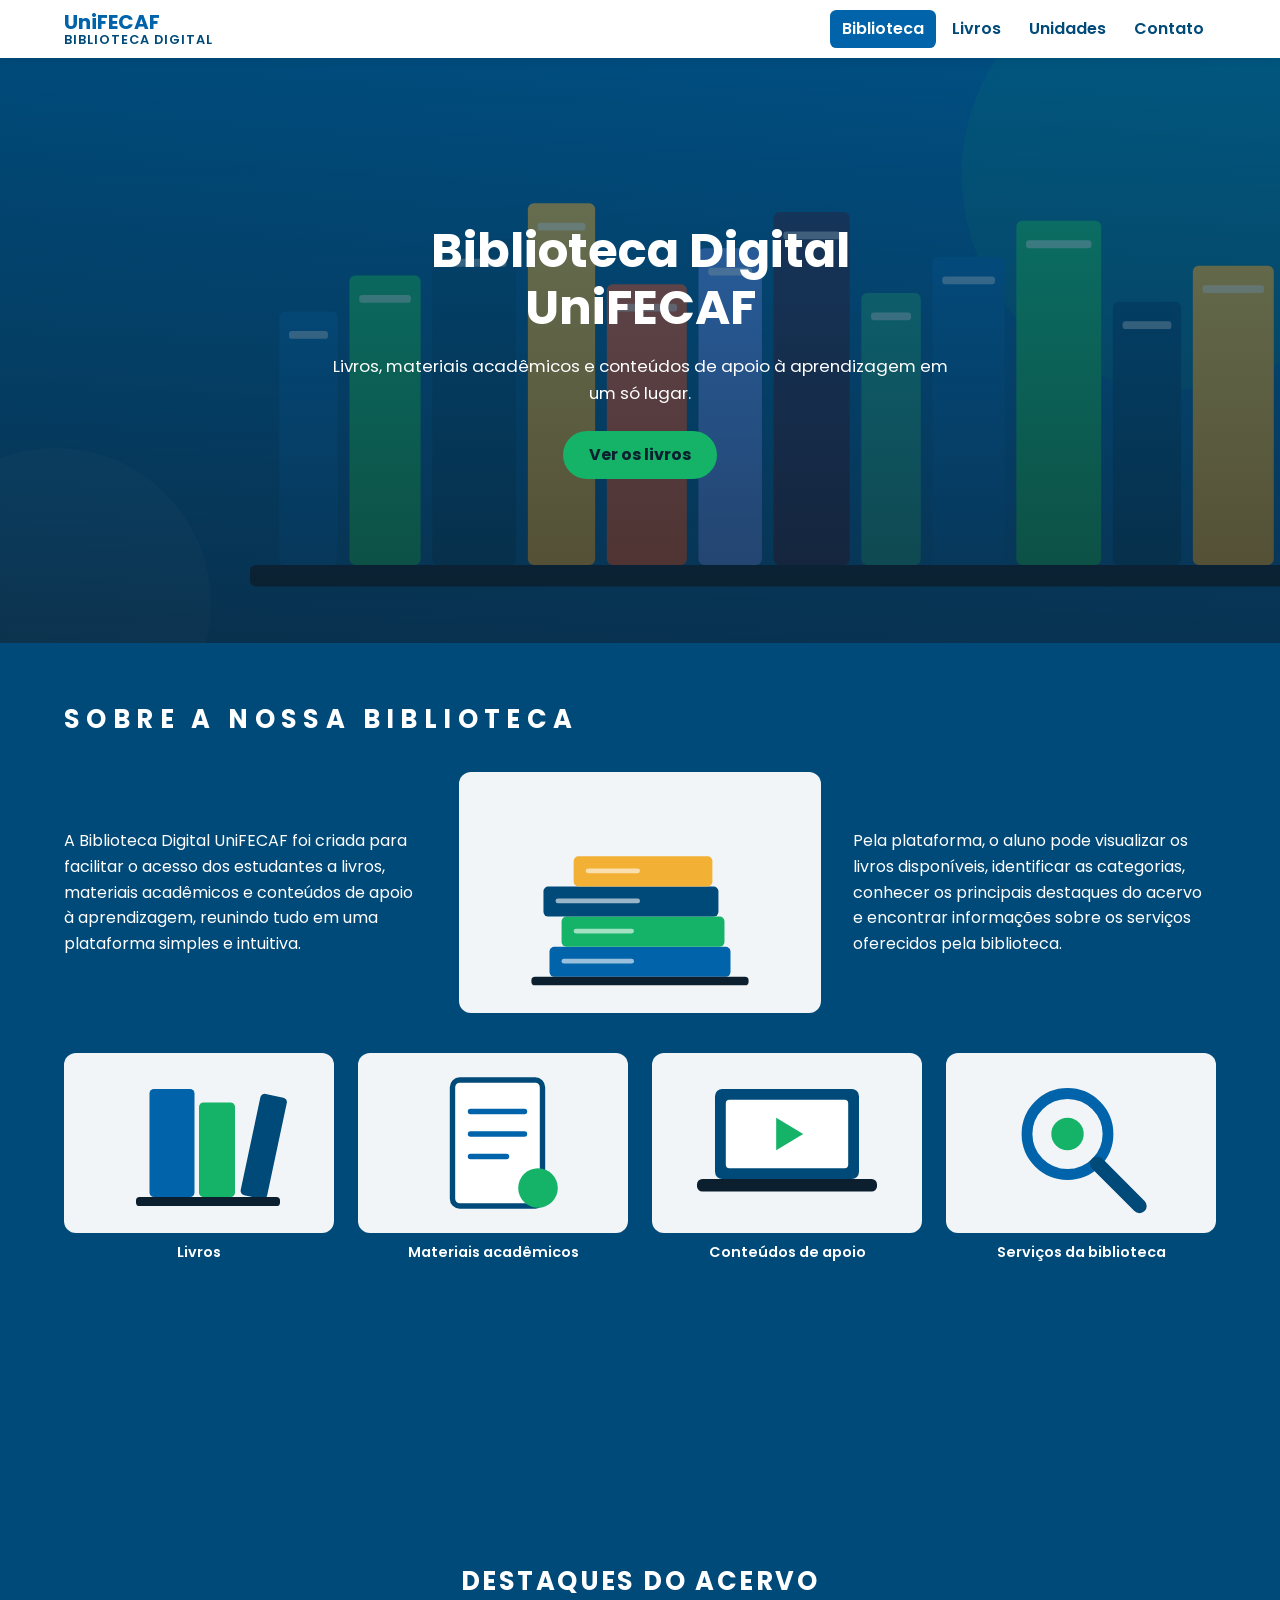
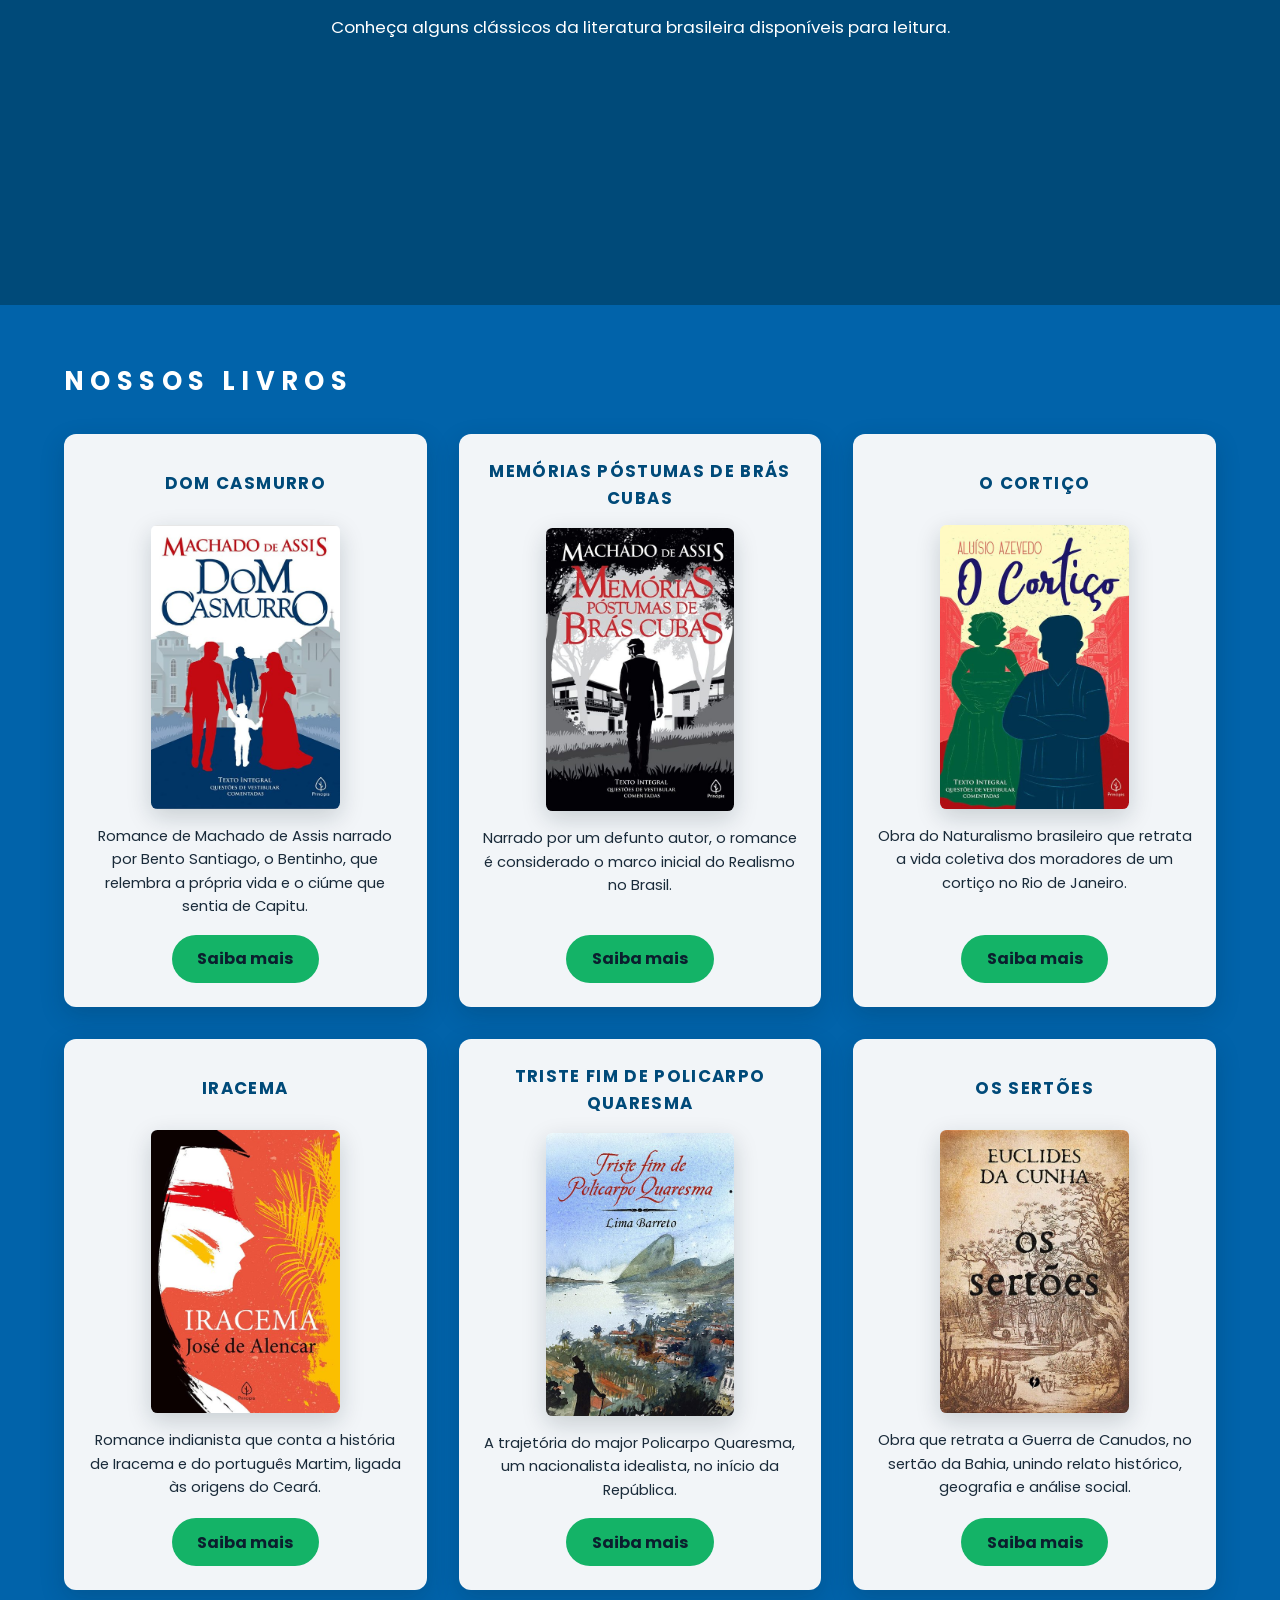
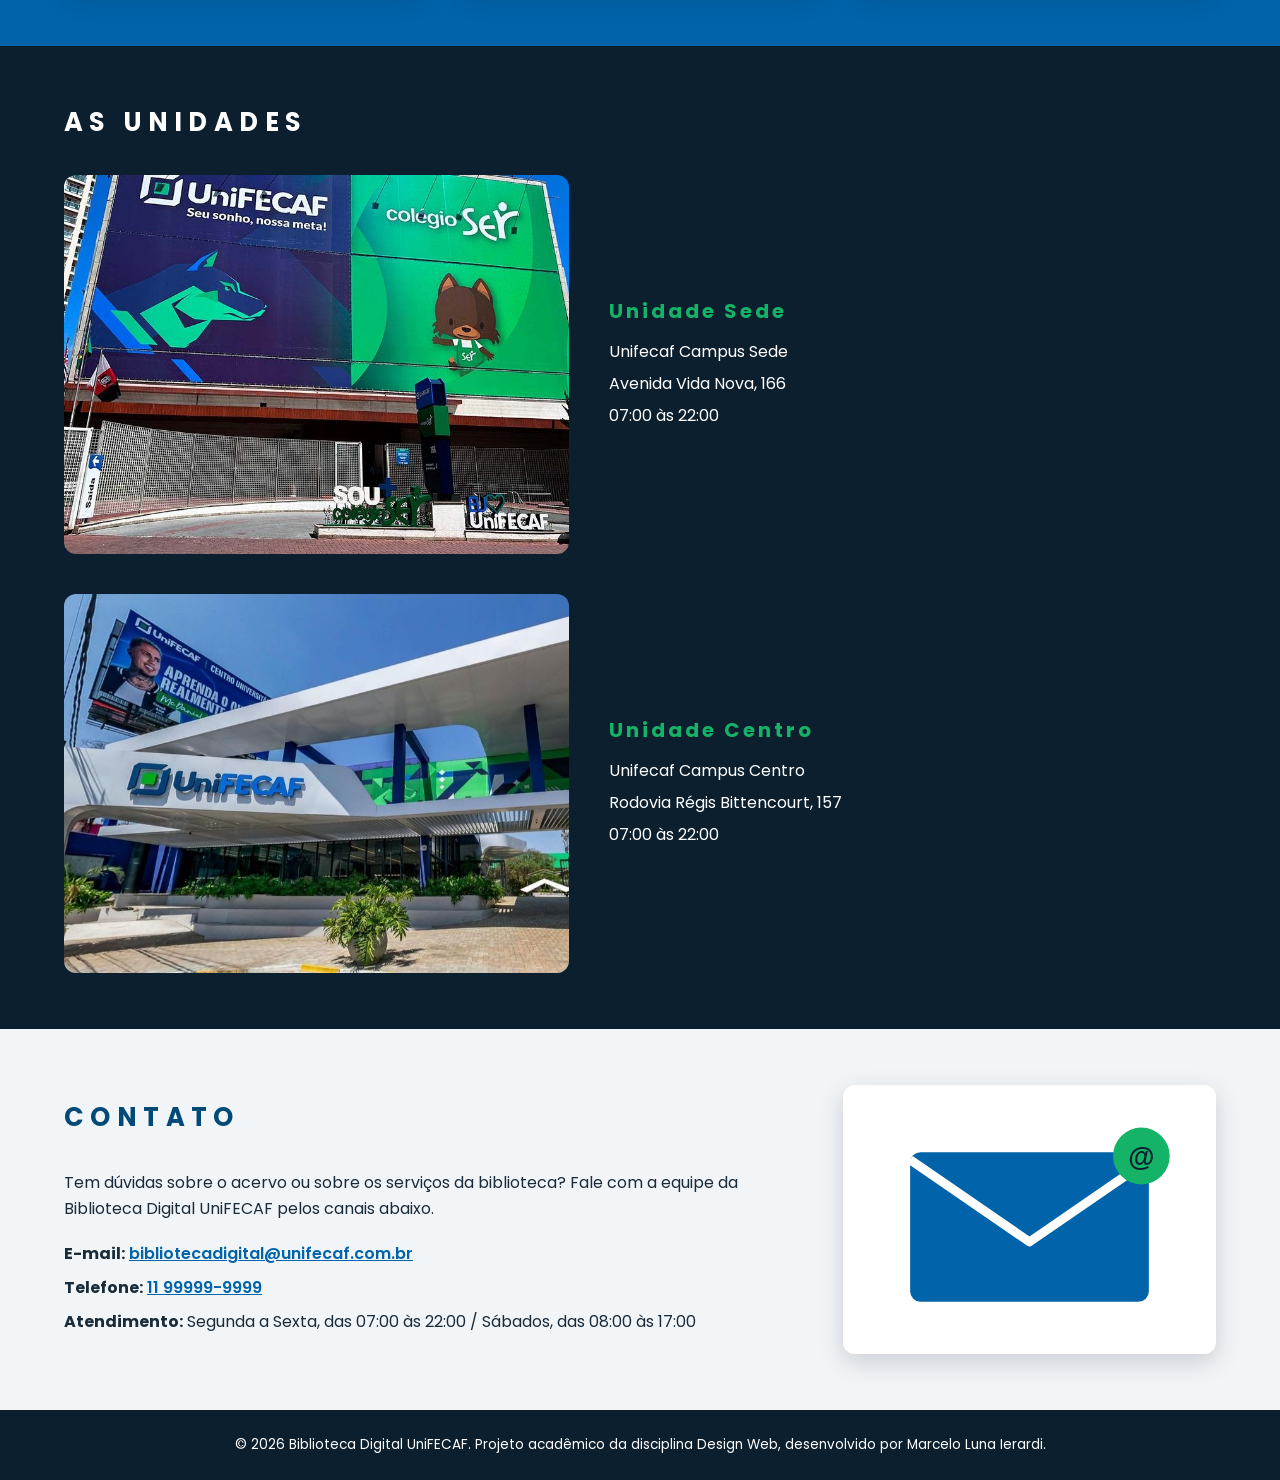
<file: index.html>
<!DOCTYPE html>
<html lang="pt-BR">
<head>
	<meta charset="UTF-8">
	<meta name="viewport" content="width=device-width, initial-scale=1.0">
	<title>Biblioteca Digital UniFECAF | Livros e materiais acadêmicos</title>
	<meta name="description" content="Biblioteca Digital UniFECAF: acesse livros, materiais acadêmicos e conteúdos de apoio à aprendizagem, conheça os destaques do acervo e as unidades.">
	<link rel="preconnect" href="https://fonts.googleapis.com">
	<link rel="preconnect" href="https://fonts.gstatic.com" crossorigin>
	<link href="https://fonts.googleapis.com/css2?family=Poppins:wght@400;600;700&display=swap" rel="stylesheet">
	<link rel="stylesheet" href="css/style.css">
</head>
<body>
	<a class="pular-conteudo" href="#conteudo">Pular para o conteúdo</a>

	<header class="cabecalho">
		<div class="cabecalho__interno">
			<a class="marca" href="#inicio">
				<span class="marca__nome">UniFECAF</span>
				<span class="marca__sub">Biblioteca Digital</span>
			</a>
			<nav class="menu" aria-label="Menu principal">
				<ul class="menu__lista">
					<li><a class="menu__link menu__link--ativo" href="#sobre" aria-current="page">Biblioteca</a></li>
					<li><a class="menu__link" href="#livros">Livros</a></li>
					<li><a class="menu__link" href="#unidades">Unidades</a></li>
					<li><a class="menu__link" href="#contatos">Contato</a></li>
				</ul>
			</nav>
		</div>
	</header>

	<main id="conteudo">
		<section class="banner banner--principal" id="inicio" aria-labelledby="titulo-principal">
			<div class="banner__conteudo">
				<h1 id="titulo-principal">Biblioteca Digital UniFECAF</h1>
				<p>Livros, materiais acadêmicos e conteúdos de apoio à aprendizagem em um só lugar.</p>
				<a class="botao" href="#livros">Ver os livros</a>
			</div>
		</section>

		<section class="secao secao--sobre" id="sobre" aria-labelledby="titulo-sobre">
			<div class="container">
				<h2 class="secao__titulo" id="titulo-sobre">Sobre a nossa biblioteca</h2>
				<div class="sobre__grade">
					<p class="sobre__texto">A Biblioteca Digital UniFECAF foi criada para facilitar o acesso dos estudantes a livros, materiais acadêmicos e conteúdos de apoio à aprendizagem, reunindo tudo em uma plataforma simples e intuitiva.</p>
					<img class="sobre__imagem" src="assets/imagens/sobre-acervo.svg" alt="Ilustração de uma pilha de livros coloridos" title="Acervo da biblioteca" width="600" height="400">
					<p class="sobre__texto">Pela plataforma, o aluno pode visualizar os livros disponíveis, identificar as categorias, conhecer os principais destaques do acervo e encontrar informações sobre os serviços oferecidos pela biblioteca.</p>
				</div>
				<ul class="categorias">
					<li class="categoria">
						<figure>
							<img src="assets/imagens/mini-livros.svg" alt="Ilustração de livros em uma prateleira" width="300" height="200">
							<figcaption>Livros</figcaption>
						</figure>
					</li>
					<li class="categoria">
						<figure>
							<img src="assets/imagens/mini-materiais.svg" alt="Ilustração de um documento com linhas de texto" width="300" height="200">
							<figcaption>Materiais acadêmicos</figcaption>
						</figure>
					</li>
					<li class="categoria">
						<figure>
							<img src="assets/imagens/mini-apoio.svg" alt="Ilustração de uma tela com botão de reproduzir vídeo" width="300" height="200">
							<figcaption>Conteúdos de apoio</figcaption>
						</figure>
					</li>
					<li class="categoria">
						<figure>
							<img src="assets/imagens/mini-servicos.svg" alt="Ilustração de uma lupa de pesquisa" width="300" height="200">
							<figcaption>Serviços da biblioteca</figcaption>
						</figure>
					</li>
				</ul>
			</div>
		</section>

		<section class="banner banner--leitura" aria-labelledby="titulo-destaque">
			<div class="banner__conteudo">
				<h2 id="titulo-destaque">Destaques do acervo</h2>
				<p>Conheça alguns clássicos da literatura brasileira disponíveis para leitura.</p>
			</div>
		</section>

		<section class="secao secao--livros" id="livros" aria-labelledby="titulo-livros">
			<div class="container">
				<h2 class="secao__titulo" id="titulo-livros">Nossos livros</h2>
				<div class="livros__grade">
					<article class="card">
						<h3 class="card__titulo">Dom Casmurro</h3>
						<img class="card__imagem" src="assets/imagens/capa-livro-1.jpg" alt="Capa do livro Dom Casmurro" width="500" height="750" loading="lazy">
						<p class="card__texto">Romance de Machado de Assis narrado por Bento Santiago, o Bentinho, que relembra a própria vida e o ciúme que sentia de Capitu.</p>
						<details class="card__detalhes">
							<summary class="botao botao--card">Saiba mais</summary>
							<p><strong>Autor:</strong> Machado de Assis<br><strong>Publicação:</strong> 1899</p>
						</details>
					</article>
					<article class="card">
						<h3 class="card__titulo">Memórias Póstumas de Brás Cubas</h3>
						<img class="card__imagem" src="assets/imagens/capa-livro-2.jpg" alt="Capa do livro Memórias Póstumas de Brás Cubas" width="500" height="750" loading="lazy">
						<p class="card__texto">Narrado por um defunto autor, o romance é considerado o marco inicial do Realismo no Brasil.</p>
						<details class="card__detalhes">
							<summary class="botao botao--card">Saiba mais</summary>
							<p><strong>Autor:</strong> Machado de Assis<br><strong>Publicação:</strong> 1881</p>
						</details>
					</article>
					<article class="card">
						<h3 class="card__titulo">O Cortiço</h3>
						<img class="card__imagem" src="assets/imagens/capa-livro-3.jpg" alt="Capa do livro O Cortiço" width="500" height="750" loading="lazy">
						<p class="card__texto">Obra do Naturalismo brasileiro que retrata a vida coletiva dos moradores de um cortiço no Rio de Janeiro.</p>
						<details class="card__detalhes">
							<summary class="botao botao--card">Saiba mais</summary>
							<p><strong>Autor:</strong> Aluísio Azevedo<br><strong>Publicação:</strong> 1890</p>
						</details>
					</article>
					<article class="card">
						<h3 class="card__titulo">Iracema</h3>
						<img class="card__imagem" src="assets/imagens/capa-livro-4.jpg" alt="Capa do livro Iracema" width="500" height="750" loading="lazy">
						<p class="card__texto">Romance indianista que conta a história de Iracema e do português Martim, ligada às origens do Ceará.</p>
						<details class="card__detalhes">
							<summary class="botao botao--card">Saiba mais</summary>
							<p><strong>Autor:</strong> José de Alencar<br><strong>Publicação:</strong> 1865</p>
						</details>
					</article>
					<article class="card">
						<h3 class="card__titulo">Triste Fim de Policarpo Quaresma</h3>
						<img class="card__imagem" src="assets/imagens/capa-livro-5.jpg" alt="Capa do livro Triste Fim de Policarpo Quaresma" width="500" height="750" loading="lazy">
						<p class="card__texto">A trajetória do major Policarpo Quaresma, um nacionalista idealista, no início da República.</p>
						<details class="card__detalhes">
							<summary class="botao botao--card">Saiba mais</summary>
							<p><strong>Autor:</strong> Lima Barreto<br><strong>Publicação em livro:</strong> 1915</p>
						</details>
					</article>
					<article class="card">
						<h3 class="card__titulo">Os Sertões</h3>
						<img class="card__imagem" src="assets/imagens/capa-livro-6.jpg" alt="Capa do livro Os Sertões" width="500" height="750" loading="lazy">
						<p class="card__texto">Obra que retrata a Guerra de Canudos, no sertão da Bahia, unindo relato histórico, geografia e análise social.</p>
						<details class="card__detalhes">
							<summary class="botao botao--card">Saiba mais</summary>
							<p><strong>Autor:</strong> Euclides da Cunha<br><strong>Publicação:</strong> 1902</p>
						</details>
					</article>
				</div>
			</div>
		</section>

		<section class="secao secao--unidades" id="unidades" aria-labelledby="titulo-unidades">
			<div class="container">
				<h2 class="secao__titulo" id="titulo-unidades">As unidades</h2>
				<article class="unidade">
					<img class="unidade__imagem" src="assets/imagens/unidade-1.jpg" alt="Ilustração de um prédio representando a Unidade 1" width="600" height="450">
					<div class="unidade__texto">
						<h3>Unidade Sede</h3>
						<p>Unifecaf Campus Sede</p>
						<p>Avenida Vida Nova, 166</p>
						<p>07:00 às 22:00</p>
					</div>
				</article>
				<article class="unidade">
					<img class="unidade__imagem" src="assets/imagens/unidade-2.jpg" alt="Ilustração de um prédio representando a Unidade 2" width="600" height="450">
					<div class="unidade__texto">
						<h3>Unidade Centro</h3>
						<p>Unifecaf Campus Centro</p>
						<p>Rodovia Régis Bittencourt, 157</p>
						<p>07:00 às 22:00</p>
					</div>
				</article>
			</div>
		</section>

		<section class="secao secao--contatos" id="contatos" aria-labelledby="titulo-contatos">
			<div class="container contatos__grade">
				<div>
					<h2 class="secao__titulo" id="titulo-contatos">Contato</h2>
					<p>Tem dúvidas sobre o acervo ou sobre os serviços da biblioteca? Fale com a equipe da Biblioteca Digital UniFECAF pelos canais abaixo.</p>
					<address class="contatos__lista">
						<p><strong>E-mail:</strong> <a href="mailto:bibliotecadigital@unifecaf.com.br">bibliotecadigital@unifecaf.com.br</a></p>
						<p><strong>Telefone:</strong> <a href="tel:11999999999">11 99999-9999</a></p>
						<p><strong>Atendimento:</strong> Segunda a Sexta, das 07:00 às 22:00 / Sábados, das 08:00 às 17:00 </p>
					</address>
				</div>
				<img class="contatos__imagem" src="assets/imagens/contato.svg" alt="Ilustração de um envelope de e-mail" width="500" height="360">
			</div>
		</section>
	</main>

	<footer class="rodape">
		<p>&copy; 2026 Biblioteca Digital UniFECAF. Projeto acadêmico da disciplina Design Web, desenvolvido por Marcelo Luna Ierardi.</p>
	</footer>
</body>
</html>
</file>
<file: css/style.css>
:root {
	--azul: #0163AA;
	--azul-escuro: #004A79;
	--verde: #14B367;
	--escuro: #0B1F2E;
	--claro: #F2F5F8;
	--branco: #FFFFFF;
	--texto: #1A2B3A;
	--fonte: "Poppins", "Segoe UI", Arial, sans-serif;
	--raio: 0.75rem;
	--sombra: 0 0.5rem 1.5rem rgba(11, 31, 46, 0.18);
}

* {
	box-sizing: border-box;
	margin: 0;
	padding: 0;
}

html {
	scroll-behavior: smooth;
	scroll-padding-top: 7rem;
}

body {
	font-family: var(--fonte);
	font-size: 1rem;
	line-height: 1.6;
	color: var(--texto);
	background-color: var(--branco);
}

img {
	display: block;
	max-width: 100%;
	height: auto;
}

a {
	color: inherit;
}

a:focus-visible,
summary:focus-visible {
	outline: 0.2rem solid var(--verde);
	outline-offset: 0.2rem;
}

.container {
	width: 90%;
	max-width: 72rem;
	margin: 0 auto;
}

.pular-conteudo {
	position: absolute;
	left: 1rem;
	top: -4rem;
	padding: 0.5rem 1rem;
	background-color: var(--verde);
	color: var(--escuro);
	font-weight: 600;
	z-index: 100;
}

.pular-conteudo:focus {
	top: 1rem;
}

.cabecalho {
	position: sticky;
	top: 0;
	z-index: 50;
	background-color: var(--branco);
	box-shadow: 0 0.1rem 0.6rem rgba(11, 31, 46, 0.12);
}

.cabecalho__interno {
	width: 90%;
	max-width: 72rem;
	margin: 0 auto;
	padding: 0.6rem 0;
	display: flex;
	flex-direction: column;
	align-items: center;
	gap: 0.5rem;
}

.marca {
	display: flex;
	flex-direction: column;
	align-items: center;
	text-decoration: none;
	line-height: 1.1;
}

.marca__nome {
	font-size: 1.25rem;
	font-weight: 700;
	color: var(--azul);
}

.marca__sub {
	font-size: 0.8rem;
	font-weight: 600;
	color: var(--azul-escuro);
	letter-spacing: 0.08em;
	text-transform: uppercase;
}

.menu__lista {
	list-style: none;
	display: flex;
	flex-wrap: wrap;
	justify-content: center;
	gap: 0.25rem;
}

.menu__link {
	display: block;
	padding: 0.35rem 0.55rem;
	border-radius: 0.4rem;
	font-size: 0.85rem;
	font-weight: 600;
	text-decoration: none;
	color: var(--azul-escuro);
	transition: background-color 0.2s, color 0.2s;
}

.menu__link:hover,
.menu__link--ativo {
	background-color: var(--azul);
	color: var(--branco);
}

.botao {
	display: inline-block;
	padding: 0.7rem 1.6rem;
	border-radius: 2rem;
	background-color: var(--verde);
	color: var(--escuro);
	font-weight: 700;
	text-decoration: none;
	cursor: pointer;
	transition: transform 0.2s, background-color 0.2s;
}

.botao:hover {
	background-color: #1FCB79;
	transform: translateY(-0.15rem);
}

.banner {
	min-height: 55vh;
	display: flex;
	align-items: center;
	justify-content: center;
	padding: 3rem 5%;
	text-align: center;
	color: var(--branco);
	background-color: var(--azul-escuro);
	background-repeat: no-repeat;
	background-position: center;
	background-size: cover;
}

.banner--principal {
	background-image: linear-gradient(rgba(0, 74, 121, 0.55), rgba(11, 31, 46, 0.7)), url("../assets/imagens/banner-biblioteca.svg");
}

.banner--leitura {
	min-height: 45vh;
	background-image: linear-gradient(rgba(11, 31, 46, 0.45), rgba(11, 31, 46, 0.75)), url("../assets/imagens/banner-leitura.svg");
}

.banner__conteudo {
	max-width: 40rem;
}

.banner h1 {
	font-size: 2rem;
	line-height: 1.2;
	margin-bottom: 1rem;
}

.banner h2 {
	font-size: 1.6rem;
	letter-spacing: 0.1em;
	text-transform: uppercase;
	margin-bottom: 0.75rem;
}

.banner p {
	font-size: 1.05rem;
	margin-bottom: 1.5rem;
}

.secao {
	padding: 3.5rem 0;
}

.secao__titulo {
	font-size: 1.4rem;
	letter-spacing: 0.25em;
	text-transform: uppercase;
	margin-bottom: 2rem;
}

.secao--sobre {
	background-color: var(--azul-escuro);
	color: var(--branco);
}

.sobre__grade {
	display: grid;
	gap: 1.5rem;
	align-items: center;
	margin-bottom: 2.5rem;
}

.sobre__imagem {
	border-radius: var(--raio);
}

.categorias {
	list-style: none;
	display: grid;
	grid-template-columns: repeat(2, 1fr);
	gap: 1rem;
}

.categoria img {
	border-radius: var(--raio);
	transition: transform 0.2s;
}

.categoria img:hover {
	transform: scale(1.04);
}

.categoria figcaption {
	margin-top: 0.5rem;
	font-size: 0.9rem;
	font-weight: 600;
	text-align: center;
}

.secao--livros {
	background-color: var(--azul);
	color: var(--branco);
}

.livros__grade {
	display: grid;
	grid-template-columns: 1fr;
	gap: 1.5rem;
}

.card {
	display: flex;
	flex-direction: column;
	align-items: center;
	gap: 1rem;
	padding: 1.5rem;
	border-radius: var(--raio);
	background-color: var(--claro);
	color: var(--texto);
	text-align: center;
	box-shadow: var(--sombra);
}

.card__titulo {
	min-height: 3.2rem;
	display: flex;
	align-items: center;
	font-size: 1.05rem;
	letter-spacing: 0.08em;
	text-transform: uppercase;
	color: var(--azul-escuro);
}

.card__imagem {
	width: 60%;
	aspect-ratio: 2 / 3;
	object-fit: cover;
	object-position: top;
	border-radius: 0.4rem;
	box-shadow: var(--sombra);
}

.card__texto {
	font-size: 0.92rem;
	flex-grow: 1;
}

.card__detalhes {
	width: 100%;
}

.card__detalhes summary {
	list-style: none;
}

.card__detalhes summary::-webkit-details-marker {
	display: none;
}

.card__detalhes[open] summary {
	background-color: var(--azul-escuro);
	color: var(--branco);
}

.card__detalhes p {
	margin-top: 1rem;
	font-size: 0.9rem;
}

.secao--unidades {
	background-color: var(--escuro);
	color: var(--branco);
}

.unidade {
	display: grid;
	gap: 1.25rem;
	align-items: center;
	margin-bottom: 2.5rem;
}

.unidade:last-child {
	margin-bottom: 0;
}

.unidade__imagem {
	border-radius: var(--raio);
}

.unidade__texto h3 {
	font-size: 1.25rem;
	letter-spacing: 0.15em;
	margin-bottom: 0.75rem;
	color: var(--verde);
}

.unidade__texto p {
	margin-bottom: 0.4rem;
}

.secao--contatos {
	background-color: var(--claro);
}

.secao--contatos .secao__titulo {
	color: var(--azul-escuro);
}

.contatos__grade {
	display: grid;
	gap: 2rem;
	align-items: center;
}

.contatos__lista {
	margin-top: 1.25rem;
	font-style: normal;
}

.contatos__lista p {
	margin-bottom: 0.5rem;
	overflow-wrap: anywhere;
}

.contatos__lista a {
	color: var(--azul);
	font-weight: 600;
}

.contatos__imagem {
	border-radius: var(--raio);
	box-shadow: var(--sombra);
}

.rodape {
	padding: 1.5rem 5%;
	background-color: var(--escuro);
	color: var(--branco);
	font-size: 0.85rem;
	text-align: center;
}

@media (min-width: 600px) {
	.livros__grade {
		grid-template-columns: repeat(2, 1fr);
	}
}

@media (min-width: 768px) {
	.cabecalho__interno {
		flex-direction: row;
		justify-content: space-between;
	}

	.marca {
		align-items: flex-start;
	}

	html {
		scroll-padding-top: 5rem;
	}

	.menu__link {
		padding: 0.4rem 0.75rem;
		font-size: 1rem;
	}

	.banner {
		min-height: 65vh;
	}

	.banner h1 {
		font-size: 3rem;
	}

	.banner--leitura {
		background-attachment: fixed;
	}

	.categorias {
		grid-template-columns: repeat(4, 1fr);
		gap: 1.5rem;
	}

	.unidade {
		grid-template-columns: 1fr 1.2fr;
		gap: 2.5rem;
	}

	.contatos__grade {
		grid-template-columns: 2fr 1fr;
	}
}

@media (min-width: 1024px) {
	.sobre__grade {
		grid-template-columns: 1fr 1fr 1fr;
		gap: 2rem;
	}

	.livros__grade {
		grid-template-columns: repeat(3, 1fr);
		gap: 2rem;
	}

	.secao__titulo {
		font-size: 1.6rem;
	}
}

@media (prefers-reduced-motion: reduce) {
	html {
		scroll-behavior: auto;
	}

	* {
		transition: none !important;
	}
}
</file>
